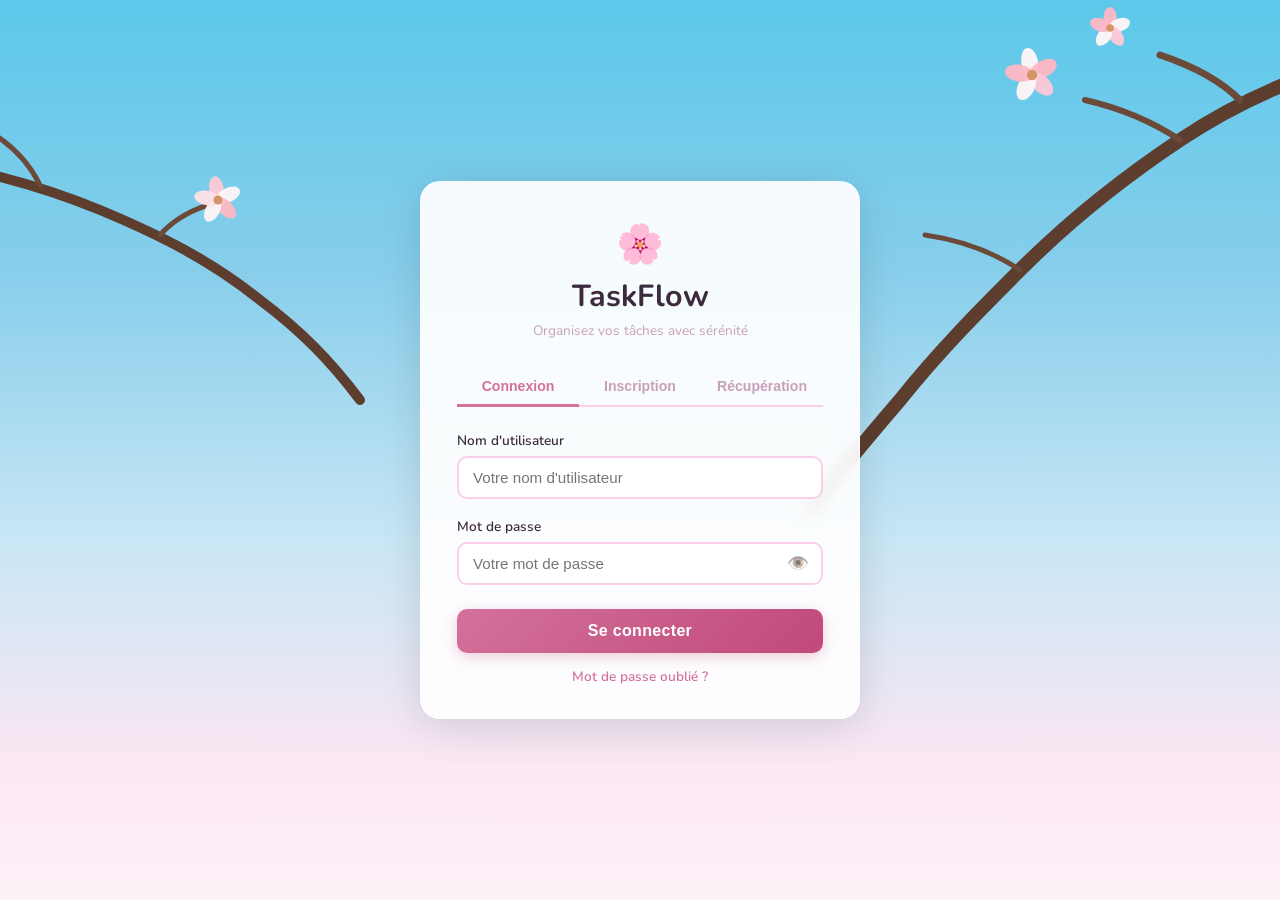
<file: taskflow/index.html>
<!DOCTYPE html>
<html lang="fr">
<head>
    <meta charset="UTF-8">
    <meta name="viewport" content="width=device-width, initial-scale=1.0">
    <title>TaskFlow - Ma To-Do Liste 🌸</title>
    <link rel="stylesheet" href="css/style.css">
    <link rel="stylesheet" href="css/auth.css">
</head>
<body>

    <!-- ===== SCÈNE SAKURA : Branches de cerisier en arrière-plan ===== -->
    <div class="sakura-scene">
        <svg xmlns="http://www.w3.org/2000/svg" viewBox="0 0 1440 900" preserveAspectRatio="xMidYMin slice">

            <!-- ===== BRANCHE DROITE (principale) ===== -->
            <g class="branch-group-right">
                <!-- Tronc principal -->
                <path class="branch-main" stroke-width="14"
                    d="M1440,60 C1380,75 1320,100 1260,140 C1200,180 1150,220 1100,270 C1060,310 1020,350 980,400 C950,435 920,470 890,510"/>

                <!-- Branches secondaires -->
                <path class="branch-sub" stroke-width="7"
                    d="M1320,100 C1300,80 1270,65 1240,55"/>
                <path class="branch-sub" stroke-width="6"
                    d="M1260,140 C1230,120 1200,108 1165,100"/>
                <path class="branch-sub" stroke-width="5"
                    d="M1200,180 C1220,165 1245,155 1270,152"/>
                <path class="branch-sub" stroke-width="6"
                    d="M1100,270 C1070,250 1040,240 1005,235"/>
                <path class="branch-sub" stroke-width="5"
                    d="M1100,270 C1125,255 1150,248 1180,250"/>
                <path class="branch-sub" stroke-width="5"
                    d="M980,400 C950,380 920,370 885,365"/>
                <path class="branch-sub" stroke-width="4"
                    d="M980,400 C1005,388 1030,382 1060,385"/>

                <!-- Brindilles -->
                <path class="branch-twig" stroke-width="3"
                    d="M1240,55 C1225,42 1208,35 1190,30"/>
                <path class="branch-twig" stroke-width="2.5"
                    d="M1240,55 C1235,40 1238,25 1242,10"/>
                <path class="branch-twig" stroke-width="2.5"
                    d="M1165,100 C1150,88 1132,82 1112,78"/>
                <path class="branch-twig" stroke-width="2"
                    d="M1165,100 C1158,85 1155,68 1158,52"/>
                <path class="branch-twig" stroke-width="2.5"
                    d="M1005,235 C988,222 968,216 948,214"/>
                <path class="branch-twig" stroke-width="2"
                    d="M1005,235 C998,218 996,200 1000,182"/>
                <path class="branch-twig" stroke-width="2"
                    d="M885,365 C870,352 852,346 832,344"/>
                <path class="branch-twig" stroke-width="2"
                    d="M1060,385 C1078,376 1095,372 1115,374"/>

                <!-- ===== FLEURS sur branche droite ===== -->

                <!-- Fleur 1 — bout de branche haute -->
                <g class="flower-group" transform="translate(1190,28) scale(1.1)">
                    <ellipse class="flower-petal" rx="6" ry="10" transform="rotate(0) translate(0,-9)" fill="var(--flower-pink-1)"/>
                    <ellipse class="flower-petal" rx="6" ry="10" transform="rotate(72) translate(0,-9)" fill="var(--flower-white)"/>
                    <ellipse class="flower-petal" rx="6" ry="10" transform="rotate(144) translate(0,-9)" fill="var(--flower-pink-2)"/>
                    <ellipse class="flower-petal" rx="6" ry="10" transform="rotate(216) translate(0,-9)" fill="var(--flower-white)"/>
                    <ellipse class="flower-petal" rx="6" ry="10" transform="rotate(288) translate(0,-9)" fill="var(--flower-pink-1)"/>
                    <circle class="flower-center" r="3.5"/>
                    <circle class="flower-center-dot" r="1" cx="-1" cy="-1"/>
                    <circle class="flower-center-dot" r="1" cx="1.5" cy="0.5"/>
                </g>

                <!-- Fleur 2 -->
                <g class="flower-group" transform="translate(1242,8) scale(0.85)">
                    <ellipse class="flower-petal" rx="5.5" ry="9" transform="rotate(15) translate(0,-8)" fill="var(--flower-pink-2)"/>
                    <ellipse class="flower-petal" rx="5.5" ry="9" transform="rotate(87) translate(0,-8)" fill="var(--flower-white)"/>
                    <ellipse class="flower-petal" rx="5.5" ry="9" transform="rotate(159) translate(0,-8)" fill="var(--flower-pink-1)"/>
                    <ellipse class="flower-petal" rx="5.5" ry="9" transform="rotate(231) translate(0,-8)" fill="var(--flower-pink-3)"/>
                    <ellipse class="flower-petal" rx="5.5" ry="9" transform="rotate(303) translate(0,-8)" fill="var(--flower-white)"/>
                    <circle class="flower-center" r="3"/>
                    <circle class="flower-center-dot" r="0.8" cx="0" cy="-1"/>
                </g>

                <!-- Fleur 3 — grande -->
                <g class="flower-group" transform="translate(1112,75) scale(1.3)">
                    <ellipse class="flower-petal" rx="6.5" ry="11" transform="rotate(-10) translate(0,-10)" fill="var(--flower-white)"/>
                    <ellipse class="flower-petal" rx="6.5" ry="11" transform="rotate(62) translate(0,-10)" fill="var(--flower-pink-1)"/>
                    <ellipse class="flower-petal" rx="6.5" ry="11" transform="rotate(134) translate(0,-10)" fill="var(--flower-pink-2)"/>
                    <ellipse class="flower-petal" rx="6.5" ry="11" transform="rotate(206) translate(0,-10)" fill="var(--flower-white)"/>
                    <ellipse class="flower-petal" rx="6.5" ry="11" transform="rotate(278) translate(0,-10)" fill="var(--flower-pink-1)"/>
                    <circle class="flower-center" r="4"/>
                    <circle class="flower-center-dot" r="1" cx="-1.5" cy="-0.5"/>
                    <circle class="flower-center-dot" r="1" cx="1" cy="-1.5"/>
                    <circle class="flower-center-dot" r="0.8" cx="0.5" cy="1"/>
                </g>

                <!-- Fleur 4 -->
                <g class="flower-group" transform="translate(1158,48) scale(0.9)">
                    <ellipse class="flower-petal" rx="5" ry="9" transform="rotate(5) translate(0,-8)" fill="var(--flower-pink-1)"/>
                    <ellipse class="flower-petal" rx="5" ry="9" transform="rotate(77) translate(0,-8)" fill="var(--flower-pink-3)"/>
                    <ellipse class="flower-petal" rx="5" ry="9" transform="rotate(149) translate(0,-8)" fill="var(--flower-white)"/>
                    <ellipse class="flower-petal" rx="5" ry="9" transform="rotate(221) translate(0,-8)" fill="var(--flower-pink-2)"/>
                    <ellipse class="flower-petal" rx="5" ry="9" transform="rotate(293) translate(0,-8)" fill="var(--flower-pink-1)"/>
                    <circle class="flower-center" r="3"/>
                </g>

                <!-- Fleur 5 -->
                <g class="flower-group" transform="translate(1270,150) scale(1.0)">
                    <ellipse class="flower-petal" rx="6" ry="10" transform="rotate(20) translate(0,-9)" fill="var(--flower-pink-2)"/>
                    <ellipse class="flower-petal" rx="6" ry="10" transform="rotate(92) translate(0,-9)" fill="var(--flower-white)"/>
                    <ellipse class="flower-petal" rx="6" ry="10" transform="rotate(164) translate(0,-9)" fill="var(--flower-pink-1)"/>
                    <ellipse class="flower-petal" rx="6" ry="10" transform="rotate(236) translate(0,-9)" fill="var(--flower-pink-3)"/>
                    <ellipse class="flower-petal" rx="6" ry="10" transform="rotate(308) translate(0,-9)" fill="var(--flower-white)"/>
                    <circle class="flower-center" r="3.5"/>
                    <circle class="flower-center-dot" r="1" cx="-1" cy="0"/>
                    <circle class="flower-center-dot" r="0.8" cx="1" cy="-1"/>
                </g>

                <!-- Fleur 6 -->
                <g class="flower-group" transform="translate(1180,248) scale(1.1)">
                    <ellipse class="flower-petal" rx="6" ry="10" transform="rotate(-5) translate(0,-9)" fill="var(--flower-white)"/>
                    <ellipse class="flower-petal" rx="6" ry="10" transform="rotate(67) translate(0,-9)" fill="var(--flower-pink-1)"/>
                    <ellipse class="flower-petal" rx="6" ry="10" transform="rotate(139) translate(0,-9)" fill="var(--flower-pink-2)"/>
                    <ellipse class="flower-petal" rx="6" ry="10" transform="rotate(211) translate(0,-9)" fill="var(--flower-white)"/>
                    <ellipse class="flower-petal" rx="6" ry="10" transform="rotate(283) translate(0,-9)" fill="var(--flower-pink-1)"/>
                    <circle class="flower-center" r="3.5"/>
                </g>

                <!-- Fleur 7 -->
                <g class="flower-group" transform="translate(948,212) scale(1.2)">
                    <ellipse class="flower-petal" rx="6" ry="10.5" transform="rotate(10) translate(0,-9.5)" fill="var(--flower-pink-1)"/>
                    <ellipse class="flower-petal" rx="6" ry="10.5" transform="rotate(82) translate(0,-9.5)" fill="var(--flower-white)"/>
                    <ellipse class="flower-petal" rx="6" ry="10.5" transform="rotate(154) translate(0,-9.5)" fill="var(--flower-pink-3)"/>
                    <ellipse class="flower-petal" rx="6" ry="10.5" transform="rotate(226) translate(0,-9.5)" fill="var(--flower-pink-2)"/>
                    <ellipse class="flower-petal" rx="6" ry="10.5" transform="rotate(298) translate(0,-9.5)" fill="var(--flower-white)"/>
                    <circle class="flower-center" r="3.8"/>
                    <circle class="flower-center-dot" r="1" cx="-1" cy="-1"/>
                    <circle class="flower-center-dot" r="1" cx="1.2" cy="0.5"/>
                </g>

                <!-- Fleur 8 -->
                <g class="flower-group" transform="translate(1000,180) scale(0.8)">
                    <ellipse class="flower-petal" rx="5" ry="8.5" transform="rotate(-15) translate(0,-7.5)" fill="var(--flower-pink-2)"/>
                    <ellipse class="flower-petal" rx="5" ry="8.5" transform="rotate(57) translate(0,-7.5)" fill="var(--flower-white)"/>
                    <ellipse class="flower-petal" rx="5" ry="8.5" transform="rotate(129) translate(0,-7.5)" fill="var(--flower-pink-1)"/>
                    <ellipse class="flower-petal" rx="5" ry="8.5" transform="rotate(201) translate(0,-7.5)" fill="var(--flower-pink-3)"/>
                    <ellipse class="flower-petal" rx="5" ry="8.5" transform="rotate(273) translate(0,-7.5)" fill="var(--flower-white)"/>
                    <circle class="flower-center" r="2.8"/>
                </g>

                <!-- Fleur 9 — bas -->
                <g class="flower-group" transform="translate(832,342) scale(1.0)">
                    <ellipse class="flower-petal" rx="5.5" ry="9.5" transform="rotate(0) translate(0,-8.5)" fill="var(--flower-pink-1)"/>
                    <ellipse class="flower-petal" rx="5.5" ry="9.5" transform="rotate(72) translate(0,-8.5)" fill="var(--flower-white)"/>
                    <ellipse class="flower-petal" rx="5.5" ry="9.5" transform="rotate(144) translate(0,-8.5)" fill="var(--flower-pink-2)"/>
                    <ellipse class="flower-petal" rx="5.5" ry="9.5" transform="rotate(216) translate(0,-8.5)" fill="var(--flower-white)"/>
                    <ellipse class="flower-petal" rx="5.5" ry="9.5" transform="rotate(288) translate(0,-8.5)" fill="var(--flower-pink-1)"/>
                    <circle class="flower-center" r="3.2"/>
                </g>

                <!-- Fleur 10 -->
                <g class="flower-group" transform="translate(1060,383) scale(0.9)">
                    <ellipse class="flower-petal" rx="5" ry="9" transform="rotate(25) translate(0,-8)" fill="var(--flower-white)"/>
                    <ellipse class="flower-petal" rx="5" ry="9" transform="rotate(97) translate(0,-8)" fill="var(--flower-pink-1)"/>
                    <ellipse class="flower-petal" rx="5" ry="9" transform="rotate(169) translate(0,-8)" fill="var(--flower-pink-2)"/>
                    <ellipse class="flower-petal" rx="5" ry="9" transform="rotate(241) translate(0,-8)" fill="var(--flower-white)"/>
                    <ellipse class="flower-petal" rx="5" ry="9" transform="rotate(313) translate(0,-8)" fill="var(--flower-pink-3)"/>
                    <circle class="flower-center" r="3"/>
                </g>

                <!-- Fleur 11 -->
                <g class="flower-group" transform="translate(1115,372) scale(0.75)">
                    <ellipse class="flower-petal" rx="5" ry="8" transform="rotate(0) translate(0,-7)" fill="var(--flower-pink-2)"/>
                    <ellipse class="flower-petal" rx="5" ry="8" transform="rotate(72) translate(0,-7)" fill="var(--flower-pink-1)"/>
                    <ellipse class="flower-petal" rx="5" ry="8" transform="rotate(144) translate(0,-7)" fill="var(--flower-white)"/>
                    <ellipse class="flower-petal" rx="5" ry="8" transform="rotate(216) translate(0,-7)" fill="var(--flower-pink-2)"/>
                    <ellipse class="flower-petal" rx="5" ry="8" transform="rotate(288) translate(0,-7)" fill="var(--flower-white)"/>
                    <circle class="flower-center" r="2.5"/>
                </g>

                <!-- Boutons de fleur (bourgeons) -->
                <ellipse class="bud" cx="1225" cy="42" rx="4" ry="6" transform="rotate(-20, 1225, 42)"/>
                <ellipse class="bud" cx="1280" cy="118" rx="3.5" ry="5.5" transform="rotate(10, 1280, 118)"/>
                <ellipse class="bud" cx="1040" cy="245" rx="3" ry="5" transform="rotate(-30, 1040, 245)"/>
                <ellipse class="bud" cx="920" cy="385" rx="3.5" ry="5" transform="rotate(15, 920, 385)"/>
                <ellipse class="bud" cx="870" cy="355" rx="3" ry="4.5" transform="rotate(-10, 870, 355)"/>
            </g>

            <!-- ===== BRANCHE GAUCHE (plus petite) ===== -->
            <g class="branch-group-left">
                <!-- Tronc -->
                <path class="branch-main" stroke-width="10"
                    d="M0,160 C60,170 120,185 180,210 C240,235 290,260 340,300 C380,330 410,360 440,400"/>

                <!-- Branches secondaires -->
                <path class="branch-sub" stroke-width="5"
                    d="M120,185 C110,165 95,148 75,135"/>
                <path class="branch-sub" stroke-width="5"
                    d="M240,235 C255,218 275,208 298,202"/>
                <path class="branch-sub" stroke-width="4"
                    d="M340,300 C325,280 305,268 282,260"/>
                <path class="branch-sub" stroke-width="4"
                    d="M340,300 C360,285 382,278 408,280"/>

                <!-- Brindilles -->
                <path class="branch-twig" stroke-width="2.5"
                    d="M75,135 C62,120 48,112 30,108"/>
                <path class="branch-twig" stroke-width="2"
                    d="M75,135 C72,118 74,100 80,85"/>
                <path class="branch-twig" stroke-width="2"
                    d="M298,202 C312,192 328,188 348,188"/>
                <path class="branch-twig" stroke-width="2"
                    d="M282,260 C268,248 252,242 235,240"/>

                <!-- Fleurs sur branche gauche -->

                <!-- Fleur G1 -->
                <g class="flower-group" transform="translate(30,106) scale(1.0)">
                    <ellipse class="flower-petal" rx="5.5" ry="9.5" transform="rotate(0) translate(0,-8.5)" fill="var(--flower-white)"/>
                    <ellipse class="flower-petal" rx="5.5" ry="9.5" transform="rotate(72) translate(0,-8.5)" fill="var(--flower-pink-1)"/>
                    <ellipse class="flower-petal" rx="5.5" ry="9.5" transform="rotate(144) translate(0,-8.5)" fill="var(--flower-pink-2)"/>
                    <ellipse class="flower-petal" rx="5.5" ry="9.5" transform="rotate(216) translate(0,-8.5)" fill="var(--flower-white)"/>
                    <ellipse class="flower-petal" rx="5.5" ry="9.5" transform="rotate(288) translate(0,-8.5)" fill="var(--flower-pink-1)"/>
                    <circle class="flower-center" r="3.2"/>
                    <circle class="flower-center-dot" r="0.9" cx="-1" cy="-0.5"/>
                    <circle class="flower-center-dot" r="0.9" cx="1" cy="0.5"/>
                </g>

                <!-- Fleur G2 -->
                <g class="flower-group" transform="translate(80,82) scale(0.85)">
                    <ellipse class="flower-petal" rx="5" ry="8.5" transform="rotate(10) translate(0,-7.5)" fill="var(--flower-pink-1)"/>
                    <ellipse class="flower-petal" rx="5" ry="8.5" transform="rotate(82) translate(0,-7.5)" fill="var(--flower-white)"/>
                    <ellipse class="flower-petal" rx="5" ry="8.5" transform="rotate(154) translate(0,-7.5)" fill="var(--flower-pink-3)"/>
                    <ellipse class="flower-petal" rx="5" ry="8.5" transform="rotate(226) translate(0,-7.5)" fill="var(--flower-pink-2)"/>
                    <ellipse class="flower-petal" rx="5" ry="8.5" transform="rotate(298) translate(0,-7.5)" fill="var(--flower-white)"/>
                    <circle class="flower-center" r="2.8"/>
                </g>

                <!-- Fleur G3 — grande -->
                <g class="flower-group" transform="translate(298,200) scale(1.2)">
                    <ellipse class="flower-petal" rx="6" ry="10.5" transform="rotate(-8) translate(0,-9.5)" fill="var(--flower-pink-2)"/>
                    <ellipse class="flower-petal" rx="6" ry="10.5" transform="rotate(64) translate(0,-9.5)" fill="var(--flower-white)"/>
                    <ellipse class="flower-petal" rx="6" ry="10.5" transform="rotate(136) translate(0,-9.5)" fill="var(--flower-pink-1)"/>
                    <ellipse class="flower-petal" rx="6" ry="10.5" transform="rotate(208) translate(0,-9.5)" fill="var(--flower-white)"/>
                    <ellipse class="flower-petal" rx="6" ry="10.5" transform="rotate(280) translate(0,-9.5)" fill="var(--flower-pink-3)"/>
                    <circle class="flower-center" r="3.8"/>
                    <circle class="flower-center-dot" r="1" cx="-1.5" cy="0"/>
                    <circle class="flower-center-dot" r="1" cx="0.5" cy="-1.5"/>
                    <circle class="flower-center-dot" r="0.8" cx="1" cy="1"/>
                </g>

                <!-- Fleur G4 -->
                <g class="flower-group" transform="translate(348,186) scale(0.75)">
                    <ellipse class="flower-petal" rx="5" ry="8" transform="rotate(0) translate(0,-7)" fill="var(--flower-pink-1)"/>
                    <ellipse class="flower-petal" rx="5" ry="8" transform="rotate(72) translate(0,-7)" fill="var(--flower-pink-2)"/>
                    <ellipse class="flower-petal" rx="5" ry="8" transform="rotate(144) translate(0,-7)" fill="var(--flower-white)"/>
                    <ellipse class="flower-petal" rx="5" ry="8" transform="rotate(216) translate(0,-7)" fill="var(--flower-pink-1)"/>
                    <ellipse class="flower-petal" rx="5" ry="8" transform="rotate(288) translate(0,-7)" fill="var(--flower-white)"/>
                    <circle class="flower-center" r="2.5"/>
                </g>

                <!-- Fleur G5 -->
                <g class="flower-group" transform="translate(235,238) scale(1.0)">
                    <ellipse class="flower-petal" rx="5.5" ry="9" transform="rotate(15) translate(0,-8)" fill="var(--flower-white)"/>
                    <ellipse class="flower-petal" rx="5.5" ry="9" transform="rotate(87) translate(0,-8)" fill="var(--flower-pink-1)"/>
                    <ellipse class="flower-petal" rx="5.5" ry="9" transform="rotate(159) translate(0,-8)" fill="var(--flower-pink-2)"/>
                    <ellipse class="flower-petal" rx="5.5" ry="9" transform="rotate(231) translate(0,-8)" fill="var(--flower-white)"/>
                    <ellipse class="flower-petal" rx="5.5" ry="9" transform="rotate(303) translate(0,-8)" fill="var(--flower-pink-1)"/>
                    <circle class="flower-center" r="3"/>
                </g>

                <!-- Fleur G6 -->
                <g class="flower-group" transform="translate(408,278) scale(0.9)">
                    <ellipse class="flower-petal" rx="5" ry="9" transform="rotate(-5) translate(0,-8)" fill="var(--flower-pink-2)"/>
                    <ellipse class="flower-petal" rx="5" ry="9" transform="rotate(67) translate(0,-8)" fill="var(--flower-white)"/>
                    <ellipse class="flower-petal" rx="5" ry="9" transform="rotate(139) translate(0,-8)" fill="var(--flower-pink-1)"/>
                    <ellipse class="flower-petal" rx="5" ry="9" transform="rotate(211) translate(0,-8)" fill="var(--flower-pink-3)"/>
                    <ellipse class="flower-petal" rx="5" ry="9" transform="rotate(283) translate(0,-8)" fill="var(--flower-white)"/>
                    <circle class="flower-center" r="3"/>
                </g>

                <!-- Bourgeons branche gauche -->
                <ellipse class="bud" cx="60" cy="125" rx="3" ry="5" transform="rotate(20, 60, 125)"/>
                <ellipse class="bud" cx="150" cy="195" rx="3.5" ry="5" transform="rotate(-15, 150, 195)"/>
                <ellipse class="bud" cx="310" cy="268" rx="3" ry="4.5" transform="rotate(10, 310, 268)"/>
                <ellipse class="bud" cx="380" cy="295" rx="3" ry="5" transform="rotate(-5, 380, 295)"/>
            </g>

        </svg>
    </div>

    <!-- ===== PÉTALES QUI TOMBENT ===== -->
    <div class="falling-petals">
        <!-- Pétales individuels — 25 pétales avec 3 variantes d'animation et 4 tailles -->
        <div class="petal fall-1 size-md"><div class="petal-shape"></div></div>
        <div class="petal fall-2 size-lg"><div class="petal-shape"></div></div>
        <div class="petal fall-3 size-sm"><div class="petal-shape"></div></div>
        <div class="petal fall-1 size-xl"><div class="petal-shape"></div></div>
        <div class="petal fall-2 size-md"><div class="petal-shape"></div></div>
        <div class="petal fall-3 size-lg"><div class="petal-shape"></div></div>
        <div class="petal fall-1 size-sm"><div class="petal-shape"></div></div>
        <div class="petal fall-2 size-md"><div class="petal-shape"></div></div>
        <div class="petal fall-3 size-xl"><div class="petal-shape"></div></div>
        <div class="petal fall-1 size-lg"><div class="petal-shape"></div></div>
        <div class="petal fall-2 size-sm"><div class="petal-shape"></div></div>
        <div class="petal fall-3 size-md"><div class="petal-shape"></div></div>
        <div class="petal fall-1 size-md"><div class="petal-shape"></div></div>
        <div class="petal fall-2 size-lg"><div class="petal-shape"></div></div>
        <div class="petal fall-3 size-sm"><div class="petal-shape"></div></div>
        <div class="petal fall-1 size-xl"><div class="petal-shape"></div></div>
        <div class="petal fall-2 size-md"><div class="petal-shape"></div></div>
        <div class="petal fall-3 size-lg"><div class="petal-shape"></div></div>
        <div class="petal fall-1 size-sm"><div class="petal-shape"></div></div>
        <div class="petal fall-2 size-xl"><div class="petal-shape"></div></div>
        <div class="petal fall-3 size-md"><div class="petal-shape"></div></div>
        <div class="petal fall-1 size-lg"><div class="petal-shape"></div></div>
        <div class="petal fall-2 size-sm"><div class="petal-shape"></div></div>
        <div class="petal fall-3 size-md"><div class="petal-shape"></div></div>
        <div class="petal fall-1 size-lg"><div class="petal-shape"></div></div>

        <!-- Fleurs complètes qui tombent (3 fleurs) -->
        <div class="petal-flower fall-flower">
            <div class="mini-petal"></div>
            <div class="mini-petal"></div>
            <div class="mini-petal"></div>
            <div class="mini-petal"></div>
            <div class="mini-petal"></div>
            <div class="flower-dot"></div>
        </div>
        <div class="petal-flower fall-flower">
            <div class="mini-petal"></div>
            <div class="mini-petal"></div>
            <div class="mini-petal"></div>
            <div class="mini-petal"></div>
            <div class="mini-petal"></div>
            <div class="flower-dot"></div>
        </div>
        <div class="petal-flower fall-flower">
            <div class="mini-petal"></div>
            <div class="mini-petal"></div>
            <div class="mini-petal"></div>
            <div class="mini-petal"></div>
            <div class="mini-petal"></div>
            <div class="flower-dot"></div>
        </div>
    </div>

    <!-- ===== APPLICATION ===== -->
    <div class="container">
        <!-- En-tête de l'application -->
        <header>
            <!-- Barre avec toggle thème (US13) -->
            <div class="header-bar">
                <div></div>
                <div class="theme-toggle" id="theme-toggle" title="Changer le thème">
                    <span class="toggle-icon" id="theme-icon">☀️</span>
                    <div class="toggle-track">
                        <div class="toggle-knob"></div>
                    </div>
                    <span class="toggle-icon" id="theme-icon-moon">🌙</span>
                </div>
            </div>
            <h1>🌸 TaskFlow</h1>
            <p class="subtitle">Organisez vos tâches avec sérénité</p>
        </header>

        <!-- Formulaire pour ajouter une tâche (US01 + US06 + US07 + US08) -->
        <form id="task-form">
            <div class="form-row">
                <input 
                    type="text" 
                    id="task-input" 
                    placeholder="Ajouter une nouvelle tâche..." 
                    required
                >
                <button type="submit" id="add-btn">Ajouter</button>
            </div>
            <div class="form-row form-options">
                <input 
                    type="date" 
                    id="task-deadline" 
                    title="Date limite (optionnel)"
                >
                <!-- US07 : Priorité -->
                <select id="task-priority" title="Priorité">
                    <option value="">— Priorité —</option>
                    <option value="haute">🔴 Haute</option>
                    <option value="moyenne">🟠 Moyenne</option>
                    <option value="basse">🟢 Basse</option>
                </select>
                <!-- US08 : Catégorie (peuplé dynamiquement par JS) -->
                <div class="category-select-wrapper">
                    <select id="task-category" title="Catégorie">
                        <option value="">— Catégorie —</option>
                    </select>
                    <button type="button" class="btn-manage-categories" id="btn-manage-categories" title="Gérer les catégories">⚙️</button>
                </div>
            </div>
        </form>

        <!-- Barre de recherche et filtres (US09, US10, US11, US12) -->
        <div class="toolbar" id="toolbar" style="display: none;">
            <!-- US10 : Recherche -->
            <div class="toolbar-row">
                <div class="search-box">
                    <span class="search-icon">🔍</span>
                    <input 
                        type="text" 
                        id="search-input" 
                        placeholder="Rechercher une tâche..."
                    >
                </div>
            </div>
            <div class="toolbar-row toolbar-filters">
                <!-- US11 / US12 : Filtrage par statut -->
                <select id="filter-status" title="Filtrer par statut">
                    <option value="toutes">📋 Toutes</option>
                    <option value="en-cours">⏳ Non terminées</option>
                    <option value="terminees">✅ Terminées</option>
                </select>
                <!-- Filtre par priorité -->
                <select id="filter-priority" title="Filtrer par priorité">
                    <option value="">Toutes priorités</option>
                    <option value="haute">🔴 Haute</option>
                    <option value="moyenne">🟠 Moyenne</option>
                    <option value="basse">🟢 Basse</option>
                </select>
                <!-- Filtre par catégorie (peuplé dynamiquement par JS) -->
                <select id="filter-category" title="Filtrer par catégorie">
                    <option value="">Toutes catégories</option>
                </select>
                <!-- US09 : Tri par date -->
                <select id="sort-order" title="Trier">
                    <option value="creation">🕐 Par création</option>
                    <option value="date-asc">📅 Échéance ↑</option>
                    <option value="date-desc">📅 Échéance ↓</option>
                    <option value="priority">⚡ Par priorité</option>
                </select>
            </div>
        </div>

        <!-- Section de progression (US15) -->
        <div class="progress-section" id="progress-section" style="display: none;">
            <div class="progress-header">
                <h3>📊 Progression</h3>
                <div class="progress-stats">
                    <span>Terminées : <span class="stat-value" id="completed-count">0</span></span>
                    <span>Restantes : <span class="stat-value" id="remaining-count">0</span></span>
                </div>
            </div>
            <div class="progress-bar">
                <div class="progress-fill" id="progress-fill" style="width: 0%;"></div>
            </div>
            <div class="progress-percentage" id="progress-percentage">0 %</div>
        </div>

        <!-- Rappels de deadline (US14) -->
        <div class="reminders-section" id="reminders-section"></div>

        <!-- Compteur de tâches (US05) -->
        <p id="task-counter"></p>

        <!-- Liste des tâches -->
        <ul id="task-list">
        </ul>

        <!-- Message quand la liste est vide (US05) -->
        <p id="empty-message">Aucune tâche pour le moment. Ajoutez-en une !</p>

        <!-- Footer avec indicateur de sauvegarde -->
        <div class="footer">
            <div class="save-indicator">
                <span class="dot"></span>
                Sauvegarde automatique activée (localStorage)
            </div>
        </div>
    </div>

    <!-- Modale de gestion des catégories -->
    <div class="modal-overlay" id="category-modal" style="display: none;">
        <div class="modal">
            <div class="modal-header">
                <h2>🏷️ Gérer les catégories</h2>
                <button class="modal-close" id="modal-close">&times;</button>
            </div>
            <div class="modal-body">
                <!-- Formulaire d'ajout -->
                <div class="category-add-form">
                    <input 
                        type="text" 
                        id="new-category-name" 
                        placeholder="Nom de la catégorie"
                        maxlength="30"
                    >
                    <input 
                        type="text" 
                        id="new-category-emoji" 
                        placeholder="Emoji (ex: 🎯)"
                        maxlength="2"
                        class="emoji-input"
                    >
                    <button type="button" id="btn-add-category" class="btn-add-category">+ Ajouter</button>
                </div>
                <!-- Liste des catégories existantes -->
                <ul class="category-list" id="category-list"></ul>
            </div>
        </div>
    </div>

    <!-- Toast notification -->
    <div class="toast" id="toast"></div>

    <script src="js/auth.js"></script>
    <script src="js/app.js"></script>
</body>
</html>
</file>
<file: taskflow/css/style.css>
/* ============================================================
   🌸 TASKFLOW — THÈME SAKURA (Cerisier du Japon)
   Fond avec branches de cerisier + pétales qui tombent
   US13 : Thème clair / sombre
   ============================================================ */

/* ===== GOOGLE FONTS ===== */
@import url('https://fonts.googleapis.com/css2?family=Nunito:wght@400;600;700;800&display=swap');

/* ===== VARIABLES — THÈME CLAIR (défaut) ===== */
:root {
    /* Couleurs Sakura */
    --sakura-100: #fdf2f8;
    --sakura-200: #fce7f3;
    --sakura-300: #fbcfe8;
    --sakura-400: #f9a8d4;
    --sakura-500: #ec4899;
    --sakura-600: #db2777;
    --sakura-700: #be185d;

    /* Ciel (bleu comme la photo) */
    --sky-top: #5cc8ea;
    --sky-mid: #87ceeb;
    --sky-bottom: #c8e6f5;

    /* Fond & surfaces */
    --bg-body: linear-gradient(180deg, var(--sky-top) 0%, var(--sky-mid) 30%, var(--sky-bottom) 60%, #fce7f3 85%, #fdf2f8 100%);
    --bg-container: rgba(255, 255, 255, 0.88);
    --bg-card: #ffffff;
    --bg-input: #ffffff;
    --bg-input-focus: #fff5f7;

    /* Texte */
    --text-primary: #4a2040;
    --text-secondary: #9d5c8a;
    --text-muted: #c9a0b8;
    --text-on-accent: #ffffff;

    /* Bordures & ombres */
    --border-color: #fbcfe8;
    --border-input: #f9a8d4;
    --shadow-sm: 0 2px 8px rgba(236, 72, 153, 0.08);
    --shadow-md: 0 4px 20px rgba(236, 72, 153, 0.12);
    --shadow-lg: 0 8px 40px rgba(236, 72, 153, 0.16);
    --shadow-glow: 0 0 20px rgba(236, 72, 153, 0.2);

    /* Boutons */
    --btn-primary-bg: linear-gradient(135deg, #f472b6, #ec4899, #db2777);
    --btn-primary-hover: linear-gradient(135deg, #ec4899, #db2777, #be185d);
    --btn-edit-bg: linear-gradient(135deg, #a78bfa, #8b5cf6);
    --btn-edit-hover: linear-gradient(135deg, #8b5cf6, #7c3aed);
    --btn-delete-bg: linear-gradient(135deg, #fb7185, #f43f5e);
    --btn-delete-hover: linear-gradient(135deg, #f43f5e, #e11d48);
    --btn-save-bg: linear-gradient(135deg, #34d399, #10b981);
    --btn-save-hover: linear-gradient(135deg, #10b981, #059669);
    --btn-cancel-bg: linear-gradient(135deg, #94a3b8, #64748b);

    /* Progression */
    --progress-bg: #fce7f3;
    --progress-fill: linear-gradient(90deg, #f9a8d4, #ec4899, #db2777);

    /* Checkbox */
    --checkbox-border: #f9a8d4;
    --checkbox-checked: #ec4899;

    /* Rappels */
    --reminder-bg: #fffbeb;
    --reminder-border: #f59e0b;
    --reminder-text: #92400e;
    --reminder-urgent-bg: #fef2f2;
    --reminder-urgent-border: #ef4444;
    --reminder-urgent-text: #991b1b;

    /* Toggle thème */
    --toggle-bg: #fce7f3;
    --toggle-knob: #ec4899;

    /* Animations */
    --transition-speed: 0.3s;

    /* Branches SVG */
    --branch-main: #5C3D2E;
    --branch-sub: #6B4A3A;
    --branch-twig: #7D5C4D;
    --flower-pink-1: #FFB7C5;
    --flower-pink-2: #FFC8D6;
    --flower-pink-3: #FFE0E8;
    --flower-white: #FFF5F7;
    --flower-center: #D4956A;
    --flower-center-dot: #C4784A;
    --flower-opacity: 0.95;
    --bud-color: #FF91A4;

    /* Pétales tombantes */
    --petal-1: rgba(255, 183, 197, 0.9);
    --petal-2: rgba(255, 200, 214, 0.85);
    --petal-3: rgba(255, 224, 232, 0.8);
    --petal-4: rgba(255, 245, 247, 0.85);
    --petal-gradient-1: radial-gradient(ellipse at 30% 30%, #fff 0%, #ffb7c5 60%, #ff91a4 100%);
    --petal-gradient-2: radial-gradient(ellipse at 40% 20%, #fff 0%, #ffc8d6 50%, #ffb7c5 100%);
    --petal-gradient-3: radial-gradient(ellipse at 30% 40%, #fff8f9 0%, #ffe0e8 60%, #ffc8d6 100%);
}

/* ===== VARIABLES — THÈME SOMBRE ===== */
[data-theme="dark"] {
    --sky-top: #0a0a1a;
    --sky-mid: #121230;
    --sky-bottom: #1a1035;

    --bg-body: linear-gradient(180deg, var(--sky-top) 0%, var(--sky-mid) 30%, var(--sky-bottom) 60%, #2d1326 85%, #1a0a14 100%);
    --bg-container: rgba(45, 19, 38, 0.92);
    --bg-card: #3b1a30;
    --bg-input: #2d1326;
    --bg-input-focus: #3b1a30;

    --text-primary: #fce7f3;
    --text-secondary: #f9a8d4;
    --text-muted: #9d5c8a;
    --text-on-accent: #ffffff;

    --border-color: #5c2d4a;
    --border-input: #7c3a60;
    --shadow-sm: 0 2px 8px rgba(0, 0, 0, 0.3);
    --shadow-md: 0 4px 20px rgba(0, 0, 0, 0.4);
    --shadow-lg: 0 8px 40px rgba(0, 0, 0, 0.5);
    --shadow-glow: 0 0 20px rgba(236, 72, 153, 0.3);

    --btn-primary-bg: linear-gradient(135deg, #db2777, #be185d, #9d174d);
    --btn-primary-hover: linear-gradient(135deg, #ec4899, #db2777, #be185d);
    --btn-edit-bg: linear-gradient(135deg, #7c3aed, #6d28d9);
    --btn-edit-hover: linear-gradient(135deg, #8b5cf6, #7c3aed);
    --btn-delete-bg: linear-gradient(135deg, #e11d48, #be123c);
    --btn-delete-hover: linear-gradient(135deg, #f43f5e, #e11d48);
    --btn-save-bg: linear-gradient(135deg, #059669, #047857);
    --btn-save-hover: linear-gradient(135deg, #10b981, #059669);
    --btn-cancel-bg: linear-gradient(135deg, #475569, #334155);

    --progress-bg: #3b1a30;
    --progress-fill: linear-gradient(90deg, #db2777, #ec4899, #f472b6);

    --checkbox-border: #7c3a60;
    --checkbox-checked: #ec4899;

    --reminder-bg: #451a03;
    --reminder-border: #d97706;
    --reminder-text: #fbbf24;
    --reminder-urgent-bg: #450a0a;
    --reminder-urgent-border: #dc2626;
    --reminder-urgent-text: #fca5a5;

    --toggle-bg: #5c2d4a;
    --toggle-knob: #f472b6;

    /* Branches en mode sombre — clair de lune */
    --branch-main: #8B7065;
    --branch-sub: #9A8075;
    --branch-twig: #A89088;
    --flower-pink-1: #c77d94;
    --flower-pink-2: #d48fa3;
    --flower-pink-3: #e0a5b5;
    --flower-white: #e8c0cc;
    --flower-center: #b8845e;
    --flower-center-dot: #a06e48;
    --flower-opacity: 0.7;
    --bud-color: #a8606e;

    /* Pétales tombantes — mode nuit */
    --petal-1: rgba(199, 125, 148, 0.7);
    --petal-2: rgba(212, 143, 163, 0.65);
    --petal-3: rgba(224, 165, 181, 0.6);
    --petal-4: rgba(232, 192, 204, 0.65);
    --petal-gradient-1: radial-gradient(ellipse at 30% 30%, #e8c0cc 0%, #c77d94 60%, #a8606e 100%);
    --petal-gradient-2: radial-gradient(ellipse at 40% 20%, #e0a5b5 0%, #d48fa3 50%, #c77d94 100%);
    --petal-gradient-3: radial-gradient(ellipse at 30% 40%, #e8c0cc 0%, #e0a5b5 60%, #d48fa3 100%);
}

/* ===== RESET & BASE ===== */
*,
*::before,
*::after {
    margin: 0;
    padding: 0;
    box-sizing: border-box;
}

html {
    font-size: 16px;
    scroll-behavior: smooth;
}

body {
    font-family: 'Nunito', 'Segoe UI', system-ui, sans-serif;
    background: var(--bg-body);
    color: var(--text-primary);
    min-height: 100vh;
    transition: background 0.6s ease, color var(--transition-speed) ease;
    overflow-x: hidden;
    position: relative;
}

/* ===== BRANCHES DE CERISIER (SVG fond) ===== */
.sakura-scene {
    position: fixed;
    top: 0;
    left: 0;
    width: 100%;
    height: 100%;
    pointer-events: none;
    z-index: 0;
    overflow: hidden;
}

.sakura-scene svg {
    width: 100%;
    height: 100%;
}

.sakura-scene .branch-main {
    stroke: var(--branch-main);
    fill: none;
    stroke-linecap: round;
    stroke-linejoin: round;
    transition: stroke 0.6s ease;
}

.sakura-scene .branch-sub {
    stroke: var(--branch-sub);
    fill: none;
    stroke-linecap: round;
    stroke-linejoin: round;
    transition: stroke 0.6s ease;
}

.sakura-scene .branch-twig {
    stroke: var(--branch-twig);
    fill: none;
    stroke-linecap: round;
    stroke-linejoin: round;
    transition: stroke 0.6s ease;
}

/* Fleurs SVG sur les branches */
.sakura-scene .flower-petal {
    transition: fill 0.6s ease, opacity 0.6s ease;
    opacity: var(--flower-opacity);
}

.sakura-scene .flower-center {
    fill: var(--flower-center);
    transition: fill 0.6s ease;
}

.sakura-scene .flower-center-dot {
    fill: var(--flower-center-dot);
    transition: fill 0.6s ease;
}

.sakura-scene .bud {
    fill: var(--bud-color);
    transition: fill 0.6s ease;
    opacity: var(--flower-opacity);
}

/* Animation subtile de balancement des branches */
.sakura-scene .branch-group-right {
    transform-origin: 100% 0%;
    animation: branchSway 8s ease-in-out infinite;
}

.sakura-scene .branch-group-left {
    transform-origin: 0% 0%;
    animation: branchSway 10s ease-in-out infinite reverse;
}

@keyframes branchSway {
    0%, 100% { transform: rotate(0deg); }
    50% { transform: rotate(0.5deg); }
}

/* Fleurs qui tremblent légèrement */
.sakura-scene .flower-group {
    animation: flowerTremble 3s ease-in-out infinite;
}

.sakura-scene .flower-group:nth-child(even) {
    animation-delay: -1.5s;
    animation-duration: 3.5s;
}

@keyframes flowerTremble {
    0%, 100% { transform: translate(0, 0) rotate(0deg); }
    25% { transform: translate(0.5px, -0.5px) rotate(0.5deg); }
    75% { transform: translate(-0.5px, 0.5px) rotate(-0.5deg); }
}

/* ===== PÉTALES DE CERISIER QUI TOMBENT ===== */
.falling-petals {
    position: fixed;
    top: 0;
    left: 0;
    width: 100%;
    height: 100%;
    pointer-events: none;
    z-index: 1;
    overflow: hidden;
    perspective: 1000px;
}

/* Forme de pétale réaliste */
.petal {
    position: absolute;
    top: -30px;
    opacity: 0;
    transform-style: preserve-3d;
}

/* Pétale individuel — forme ovale avec pointe */
.petal-shape {
    border-radius: 80% 0 55% 50% / 55% 0 80% 50%;
    box-shadow: inset 0 -2px 4px rgba(255, 145, 164, 0.3),
                0 1px 3px rgba(0, 0, 0, 0.05);
    position: relative;
}

/* Nervure centrale du pétale */
.petal-shape::after {
    content: '';
    position: absolute;
    top: 30%;
    left: 45%;
    width: 1px;
    height: 45%;
    background: rgba(255, 145, 164, 0.25);
    border-radius: 1px;
    transform: rotate(-5deg);
}

/* Variantes de taille et couleur */
.petal.size-sm .petal-shape { width: 10px; height: 13px; background: var(--petal-gradient-3); }
.petal.size-md .petal-shape { width: 14px; height: 18px; background: var(--petal-gradient-1); }
.petal.size-lg .petal-shape { width: 18px; height: 22px; background: var(--petal-gradient-2); }
.petal.size-xl .petal-shape { width: 22px; height: 26px; background: var(--petal-gradient-1); }

/* Fleur complète qui tombe (5 pétales) */
.petal-flower {
    position: absolute;
    top: -40px;
    opacity: 0;
    transform-style: preserve-3d;
}

.petal-flower .mini-petal {
    position: absolute;
    width: 10px;
    height: 13px;
    border-radius: 80% 0 55% 50% / 55% 0 80% 50%;
    transform-origin: 50% 100%;
}

.petal-flower .mini-petal:nth-child(1) { background: var(--petal-1); transform: rotate(0deg) translateY(-7px); }
.petal-flower .mini-petal:nth-child(2) { background: var(--petal-2); transform: rotate(72deg) translateY(-7px); }
.petal-flower .mini-petal:nth-child(3) { background: var(--petal-3); transform: rotate(144deg) translateY(-7px); }
.petal-flower .mini-petal:nth-child(4) { background: var(--petal-2); transform: rotate(216deg) translateY(-7px); }
.petal-flower .mini-petal:nth-child(5) { background: var(--petal-1); transform: rotate(288deg) translateY(-7px); }

.petal-flower .flower-dot {
    position: absolute;
    width: 5px;
    height: 5px;
    background: var(--flower-center);
    border-radius: 50%;
    top: 50%;
    left: 50%;
    transform: translate(-50%, -50%);
}

/* ===== ANIMATIONS DE CHUTE — 3 variantes ===== */

/* Variante 1 : chute douce avec balancement */
.petal.fall-1 { animation: petalFall1 linear infinite; }
@keyframes petalFall1 {
    0% {
        transform: translateY(-20px) translateX(0px) rotateX(0deg) rotateZ(0deg);
        opacity: 0;
    }
    8% { opacity: 1; }
    20% { transform: translateY(18vh) translateX(40px) rotateX(60deg) rotateZ(45deg); }
    40% { transform: translateY(38vh) translateX(-15px) rotateX(150deg) rotateZ(120deg); }
    60% { transform: translateY(58vh) translateX(50px) rotateX(240deg) rotateZ(200deg); }
    80% { transform: translateY(78vh) translateX(10px) rotateX(310deg) rotateZ(300deg); }
    92% { opacity: 0.8; }
    100% {
        transform: translateY(105vh) translateX(35px) rotateX(360deg) rotateZ(360deg);
        opacity: 0;
    }
}

/* Variante 2 : chute avec virevoltement */
.petal.fall-2 { animation: petalFall2 linear infinite; }
@keyframes petalFall2 {
    0% {
        transform: translateY(-20px) translateX(0px) rotateY(0deg) rotateZ(0deg);
        opacity: 0;
    }
    8% { opacity: 1; }
    15% { transform: translateY(12vh) translateX(-30px) rotateY(90deg) rotateZ(30deg); }
    30% { transform: translateY(28vh) translateX(25px) rotateY(180deg) rotateZ(90deg); }
    50% { transform: translateY(48vh) translateX(-40px) rotateY(300deg) rotateZ(180deg); }
    70% { transform: translateY(68vh) translateX(35px) rotateY(420deg) rotateZ(250deg); }
    92% { opacity: 0.7; }
    100% {
        transform: translateY(105vh) translateX(-15px) rotateY(540deg) rotateZ(340deg);
        opacity: 0;
    }
}

/* Variante 3 : chute lente et planante */
.petal.fall-3 { animation: petalFall3 linear infinite; }
@keyframes petalFall3 {
    0% {
        transform: translateY(-20px) translateX(0px) rotateX(0deg) rotateY(0deg) rotateZ(0deg);
        opacity: 0;
    }
    6% { opacity: 0.9; }
    25% { transform: translateY(22vh) translateX(60px) rotateX(45deg) rotateY(30deg) rotateZ(60deg); }
    50% { transform: translateY(48vh) translateX(20px) rotateX(120deg) rotateY(90deg) rotateZ(150deg); }
    75% { transform: translateY(72vh) translateX(70px) rotateX(200deg) rotateY(160deg) rotateZ(240deg); }
    94% { opacity: 0.6; }
    100% {
        transform: translateY(105vh) translateX(45px) rotateX(280deg) rotateY(200deg) rotateZ(320deg);
        opacity: 0;
    }
}

/* Fleur complète qui tombe */
.petal-flower.fall-flower { animation: flowerFall linear infinite; }
@keyframes flowerFall {
    0% {
        transform: translateY(-30px) translateX(0px) rotate(0deg);
        opacity: 0;
    }
    6% { opacity: 0.8; }
    25% { transform: translateY(22vh) translateX(30px) rotate(90deg); }
    50% { transform: translateY(48vh) translateX(-20px) rotate(200deg); }
    75% { transform: translateY(72vh) translateX(40px) rotate(310deg); }
    94% { opacity: 0.5; }
    100% {
        transform: translateY(105vh) translateX(15px) rotate(400deg);
        opacity: 0;
    }
}

/* === Positionnement et timing de chaque pétale === */
.petal:nth-child(1)  { left: 5%;  animation-duration: 14s; animation-delay: 0s; }
.petal:nth-child(2)  { left: 12%; animation-duration: 16s; animation-delay: 2s; }
.petal:nth-child(3)  { left: 18%; animation-duration: 12s; animation-delay: 4s; }
.petal:nth-child(4)  { left: 25%; animation-duration: 18s; animation-delay: 1s; }
.petal:nth-child(5)  { left: 32%; animation-duration: 15s; animation-delay: 5s; }
.petal:nth-child(6)  { left: 38%; animation-duration: 13s; animation-delay: 3s; }
.petal:nth-child(7)  { left: 44%; animation-duration: 17s; animation-delay: 7s; }
.petal:nth-child(8)  { left: 50%; animation-duration: 14s; animation-delay: 0.5s; }
.petal:nth-child(9)  { left: 56%; animation-duration: 16s; animation-delay: 6s; }
.petal:nth-child(10) { left: 62%; animation-duration: 12s; animation-delay: 2.5s; }
.petal:nth-child(11) { left: 68%; animation-duration: 19s; animation-delay: 4.5s; }
.petal:nth-child(12) { left: 74%; animation-duration: 13s; animation-delay: 1.5s; }
.petal:nth-child(13) { left: 80%; animation-duration: 15s; animation-delay: 8s; }
.petal:nth-child(14) { left: 85%; animation-duration: 17s; animation-delay: 3.5s; }
.petal:nth-child(15) { left: 90%; animation-duration: 14s; animation-delay: 5.5s; }
.petal:nth-child(16) { left: 8%;  animation-duration: 20s; animation-delay: 9s; }
.petal:nth-child(17) { left: 22%; animation-duration: 13s; animation-delay: 6.5s; }
.petal:nth-child(18) { left: 42%; animation-duration: 16s; animation-delay: 10s; }
.petal:nth-child(19) { left: 58%; animation-duration: 14s; animation-delay: 7.5s; }
.petal:nth-child(20) { left: 78%; animation-duration: 18s; animation-delay: 11s; }
.petal:nth-child(21) { left: 3%;  animation-duration: 15s; animation-delay: 3s; }
.petal:nth-child(22) { left: 95%; animation-duration: 13s; animation-delay: 8.5s; }
.petal:nth-child(23) { left: 48%; animation-duration: 19s; animation-delay: 12s; }
.petal:nth-child(24) { left: 35%; animation-duration: 14s; animation-delay: 0.8s; }
.petal:nth-child(25) { left: 70%; animation-duration: 16s; animation-delay: 4s; }

/* Fleurs qui tombent */
.petal-flower:nth-of-type(1) { left: 15%; animation-duration: 22s; animation-delay: 5s; }
.petal-flower:nth-of-type(2) { left: 55%; animation-duration: 25s; animation-delay: 12s; }
.petal-flower:nth-of-type(3) { left: 82%; animation-duration: 20s; animation-delay: 18s; }

/* ===== CONTAINER PRINCIPAL ===== */
.container {
    position: relative;
    z-index: 2;
    max-width: 680px;
    margin: 0 auto;
    padding: 40px 24px 60px;
}

/* ===== EN-TÊTE ===== */
header {
    text-align: center;
    margin-bottom: 32px;
    position: relative;
}

header h1 {
    font-size: 2.2rem;
    font-weight: 800;
    background: linear-gradient(135deg, var(--sakura-500), var(--sakura-700));
    -webkit-background-clip: text;
    -webkit-text-fill-color: transparent;
    background-clip: text;
    letter-spacing: -0.5px;
    margin-bottom: 4px;
    text-shadow: none;
}

header p.subtitle {
    color: var(--text-secondary);
    font-size: 0.95rem;
    font-weight: 600;
}

/* ===== BARRE D'EN-TÊTE (thème toggle + titre) ===== */
.header-bar {
    display: flex;
    align-items: center;
    justify-content: space-between;
    margin-bottom: 8px;
}

/* ===== TOGGLE THÈME (US13) ===== */
.theme-toggle {
    display: flex;
    align-items: center;
    gap: 10px;
    cursor: pointer;
    user-select: none;
    font-size: 0.9rem;
    color: var(--text-secondary);
    font-weight: 600;
}

.theme-toggle .toggle-track {
    position: relative;
    width: 52px;
    height: 28px;
    background: var(--toggle-bg);
    border-radius: 14px;
    transition: background var(--transition-speed) ease;
    border: 2px solid var(--border-color);
}

.theme-toggle .toggle-knob {
    position: absolute;
    top: 2px;
    left: 2px;
    width: 20px;
    height: 20px;
    background: var(--toggle-knob);
    border-radius: 50%;
    transition: transform var(--transition-speed) ease,
                background var(--transition-speed) ease;
    box-shadow: 0 2px 6px rgba(0, 0, 0, 0.15);
}

.theme-toggle .toggle-icon {
    font-size: 1.2rem;
    transition: transform var(--transition-speed) ease;
}

[data-theme="dark"] .theme-toggle .toggle-knob {
    transform: translateX(24px);
}

/* ===== FORMULAIRE AJOUT DE TÂCHE ===== */
#task-form {
    display: flex;
    flex-direction: column;
    gap: 10px;
    margin-bottom: 12px;
}

.form-row {
    display: flex;
    gap: 10px;
}

.form-options {
    flex-wrap: wrap;
}

#task-input,
#task-deadline,
#task-priority,
#task-category {
    flex: 1;
    padding: 14px 18px;
    border: 2px solid var(--border-input);
    border-radius: 14px;
    background: var(--bg-input);
    color: var(--text-primary);
    font-family: inherit;
    font-size: 0.95rem;
    font-weight: 600;
    transition: all var(--transition-speed) ease;
    outline: none;
}

#task-input:focus,
#task-deadline:focus,
#task-priority:focus,
#task-category:focus {
    border-color: var(--sakura-500);
    background: var(--bg-input-focus);
    box-shadow: var(--shadow-glow);
}

#task-input::placeholder {
    color: var(--text-muted);
}

#task-deadline {
    flex: 0 0 170px;
    cursor: pointer;
}

#task-priority,
#task-category {
    flex: 0 0 auto;
    min-width: 150px;
    cursor: pointer;
}

#add-btn {
    padding: 14px 28px;
    background: var(--btn-primary-bg);
    color: var(--text-on-accent);
    border: none;
    border-radius: 14px;
    font-family: inherit;
    font-size: 0.95rem;
    font-weight: 700;
    cursor: pointer;
    transition: all var(--transition-speed) ease;
    white-space: nowrap;
    box-shadow: var(--shadow-sm);
}

#add-btn:hover {
    background: var(--btn-primary-hover);
    transform: translateY(-2px);
    box-shadow: var(--shadow-md);
}

#add-btn:active {
    transform: translateY(0);
}

/* ===== BARRE DE PROGRESSION (US15) ===== */
.progress-section {
    background: var(--bg-container);
    border-radius: 16px;
    padding: 20px 24px;
    margin-bottom: 20px;
    box-shadow: var(--shadow-sm);
    backdrop-filter: blur(10px);
    border: 1px solid var(--border-color);
    transition: all var(--transition-speed) ease;
}

.progress-header {
    display: flex;
    justify-content: space-between;
    align-items: center;
    margin-bottom: 12px;
}

.progress-header h3 {
    font-size: 0.95rem;
    font-weight: 700;
    color: var(--text-primary);
}

.progress-stats {
    display: flex;
    gap: 16px;
    font-size: 0.85rem;
    color: var(--text-secondary);
    font-weight: 600;
}

.progress-stats .stat-value {
    font-weight: 800;
    color: var(--sakura-500);
}

.progress-bar {
    width: 100%;
    height: 12px;
    background: var(--progress-bg);
    border-radius: 6px;
    overflow: hidden;
    position: relative;
}

.progress-fill {
    height: 100%;
    background: var(--progress-fill);
    border-radius: 6px;
    transition: width 0.6s cubic-bezier(0.34, 1.56, 0.64, 1);
    position: relative;
    min-width: 0;
}

.progress-fill::after {
    content: '';
    position: absolute;
    top: 0;
    left: 0;
    right: 0;
    bottom: 0;
    background: linear-gradient(
        90deg,
        transparent 0%,
        rgba(255, 255, 255, 0.3) 50%,
        transparent 100%
    );
    animation: progressShine 2s ease-in-out infinite;
}

@keyframes progressShine {
    0%, 100% { transform: translateX(-100%); }
    50% { transform: translateX(100%); }
}

.progress-percentage {
    text-align: center;
    margin-top: 8px;
    font-size: 0.85rem;
    font-weight: 700;
    color: var(--sakura-500);
}

/* ===== COMPTEUR DE TÂCHES ===== */
#task-counter {
    text-align: center;
    color: var(--text-secondary);
    font-size: 0.9rem;
    font-weight: 600;
    margin-bottom: 16px;
    padding: 8px 16px;
    background: var(--bg-container);
    border-radius: 10px;
    backdrop-filter: blur(10px);
    border: 1px solid var(--border-color);
}

/* ===== RAPPELS DE DEADLINE (US14) ===== */
.reminders-section {
    margin-bottom: 20px;
}

.reminder-item {
    display: flex;
    align-items: center;
    gap: 12px;
    padding: 12px 18px;
    border-radius: 12px;
    margin-bottom: 8px;
    font-size: 0.88rem;
    font-weight: 600;
    animation: reminderSlideIn 0.4s ease-out;
    border-left: 4px solid;
    backdrop-filter: blur(10px);
}

.reminder-item.warning {
    background: var(--reminder-bg);
    border-color: var(--reminder-border);
    color: var(--reminder-text);
}

.reminder-item.urgent {
    background: var(--reminder-urgent-bg);
    border-color: var(--reminder-urgent-border);
    color: var(--reminder-urgent-text);
    animation: reminderSlideIn 0.4s ease-out, reminderPulse 2s ease-in-out infinite 0.4s;
}

.reminder-item .reminder-icon {
    font-size: 1.3rem;
    flex-shrink: 0;
}

.reminder-item .reminder-text {
    flex: 1;
}

.reminder-item .reminder-dismiss {
    background: none;
    border: none;
    font-size: 1.1rem;
    cursor: pointer;
    opacity: 0.6;
    transition: opacity 0.2s;
    color: inherit;
}

.reminder-item .reminder-dismiss:hover {
    opacity: 1;
}

@keyframes reminderSlideIn {
    from {
        transform: translateX(-20px);
        opacity: 0;
    }
    to {
        transform: translateX(0);
        opacity: 1;
    }
}

@keyframes reminderPulse {
    0%, 100% { transform: scale(1); }
    50% { transform: scale(1.01); box-shadow: 0 0 12px rgba(239, 68, 68, 0.2); }
}

/* ===== MESSAGE LISTE VIDE ===== */
#empty-message {
    text-align: center;
    color: var(--text-muted);
    font-size: 1rem;
    font-weight: 600;
    padding: 48px 24px;
    background: var(--bg-container);
    border-radius: 16px;
    backdrop-filter: blur(10px);
    border: 2px dashed var(--border-color);
}

#empty-message::before {
    content: '🌸';
    display: block;
    font-size: 3rem;
    margin-bottom: 12px;
}

/* ===== LISTE DES TÂCHES ===== */
#task-list {
    list-style: none;
    display: flex;
    flex-direction: column;
    gap: 10px;
}

/* ===== ITEM DE TÂCHE ===== */
.task-item {
    display: flex;
    align-items: center;
    gap: 14px;
    padding: 16px 20px;
    background: var(--bg-card);
    border-radius: 14px;
    border: 1px solid var(--border-color);
    box-shadow: var(--shadow-sm);
    transition: all var(--transition-speed) ease;
    animation: taskSlideIn 0.35s ease-out;
    backdrop-filter: blur(8px);
}

.task-item:hover {
    box-shadow: var(--shadow-md);
    transform: translateY(-2px);
    border-color: var(--sakura-400);
}

@keyframes taskSlideIn {
    from {
        transform: translateY(16px);
        opacity: 0;
    }
    to {
        transform: translateY(0);
        opacity: 1;
    }
}

/* ===== CHECKBOX ===== */
.task-checkbox {
    -webkit-appearance: none;
    -moz-appearance: none;
    appearance: none;
    width: 22px;
    height: 22px;
    border: 2px solid var(--checkbox-border);
    border-radius: 7px;
    cursor: pointer;
    position: relative;
    flex-shrink: 0;
    transition: all var(--transition-speed) ease;
    background: transparent;
}

.task-checkbox:checked {
    background: var(--checkbox-checked);
    border-color: var(--checkbox-checked);
}

.task-checkbox:checked::after {
    content: '✓';
    position: absolute;
    top: 50%;
    left: 50%;
    transform: translate(-50%, -50%);
    color: white;
    font-size: 14px;
    font-weight: 800;
}

.task-checkbox:hover {
    border-color: var(--sakura-500);
    box-shadow: 0 0 8px rgba(236, 72, 153, 0.3);
}

/* ===== TEXTE DE LA TÂCHE ===== */
.task-text {
    flex: 1;
    font-size: 0.95rem;
    font-weight: 600;
    color: var(--text-primary);
    word-break: break-word;
    transition: all var(--transition-speed) ease;
}

.task-item.completed .task-text {
    text-decoration: line-through;
    color: var(--text-muted);
}

/* ===== DATE LIMITE AFFICHÉE ===== */
.task-deadline-display {
    font-size: 0.78rem;
    font-weight: 700;
    padding: 4px 10px;
    border-radius: 8px;
    white-space: nowrap;
    flex-shrink: 0;
}

.task-deadline-display.upcoming {
    background: var(--reminder-bg);
    color: var(--reminder-text);
    border: 1px solid var(--reminder-border);
}

.task-deadline-display.overdue {
    background: var(--reminder-urgent-bg);
    color: var(--reminder-urgent-text);
    border: 1px solid var(--reminder-urgent-border);
}

.task-deadline-display.normal {
    background: var(--sakura-200);
    color: var(--sakura-700);
    border: 1px solid var(--sakura-300);
}

[data-theme="dark"] .task-deadline-display.normal {
    background: rgba(219, 39, 119, 0.2);
    color: var(--sakura-400);
    border: 1px solid rgba(219, 39, 119, 0.3);
}

/* ===== BOUTONS D'ACTION ===== */
.task-actions {
    display: flex;
    gap: 8px;
    flex-shrink: 0;
}

.task-actions button {
    padding: 8px 16px;
    border: none;
    border-radius: 10px;
    font-family: inherit;
    font-size: 0.8rem;
    font-weight: 700;
    cursor: pointer;
    color: var(--text-on-accent);
    transition: all var(--transition-speed) ease;
}

.btn-edit {
    background: var(--btn-edit-bg);
}

.btn-edit:hover {
    background: var(--btn-edit-hover);
    transform: translateY(-1px);
    box-shadow: var(--shadow-sm);
}

.btn-delete {
    background: var(--btn-delete-bg);
}

.btn-delete:hover {
    background: var(--btn-delete-hover);
    transform: translateY(-1px);
    box-shadow: var(--shadow-sm);
}

.btn-save {
    background: var(--btn-save-bg);
}

.btn-save:hover {
    background: var(--btn-save-hover);
    transform: translateY(-1px);
}

.btn-cancel {
    background: var(--btn-cancel-bg);
}

.btn-cancel:hover {
    transform: translateY(-1px);
}

/* ===== CHAMP D'ÉDITION INLINE ===== */
.task-edit-input {
    flex: 1;
    padding: 10px 14px;
    border: 2px solid var(--sakura-500);
    border-radius: 10px;
    background: var(--bg-input);
    color: var(--text-primary);
    font-family: inherit;
    font-size: 0.95rem;
    font-weight: 600;
    outline: none;
    box-shadow: var(--shadow-glow);
}

/* ===== TOAST / NOTIFICATION SAUVEGARDE ===== */
.toast {
    position: fixed;
    bottom: 30px;
    left: 50%;
    transform: translateX(-50%) translateY(100px);
    background: var(--bg-card);
    color: var(--text-primary);
    padding: 14px 28px;
    border-radius: 14px;
    font-weight: 700;
    font-size: 0.9rem;
    box-shadow: var(--shadow-lg);
    border: 2px solid var(--sakura-400);
    z-index: 1000;
    opacity: 0;
    transition: all 0.4s cubic-bezier(0.34, 1.56, 0.64, 1);
    pointer-events: none;
    backdrop-filter: blur(10px);
}

.toast.show {
    opacity: 1;
    transform: translateX(-50%) translateY(0);
}

/* ===== FOOTER ===== */
.footer {
    text-align: center;
    margin-top: 40px;
    padding: 16px;
    color: var(--text-muted);
    font-size: 0.8rem;
    font-weight: 600;
}

.footer .save-indicator {
    display: inline-flex;
    align-items: center;
    gap: 6px;
    color: var(--sakura-500);
    font-weight: 700;
}

.footer .save-indicator .dot {
    width: 8px;
    height: 8px;
    background: #10b981;
    border-radius: 50%;
    animation: dotPulse 2s ease-in-out infinite;
}

@keyframes dotPulse {
    0%, 100% { opacity: 1; transform: scale(1); }
    50% { opacity: 0.5; transform: scale(0.8); }
}

/* ===== TOOLBAR : RECHERCHE, FILTRES, TRI (US09-US12) ===== */
.toolbar {
    background: var(--bg-container);
    border-radius: 16px;
    padding: 16px 20px;
    margin-bottom: 20px;
    box-shadow: var(--shadow-sm);
    backdrop-filter: blur(10px);
    border: 1px solid var(--border-color);
    transition: all var(--transition-speed) ease;
    display: flex;
    flex-direction: column;
    gap: 12px;
}

.toolbar-row {
    display: flex;
    gap: 10px;
    align-items: center;
}

.toolbar-filters {
    flex-wrap: wrap;
}

/* Barre de recherche (US10) */
.search-box {
    flex: 1;
    position: relative;
    display: flex;
    align-items: center;
}

.search-box .search-icon {
    position: absolute;
    left: 14px;
    font-size: 1rem;
    pointer-events: none;
    z-index: 1;
}

#search-input {
    width: 100%;
    padding: 12px 18px 12px 40px;
    border: 2px solid var(--border-input);
    border-radius: 12px;
    background: var(--bg-input);
    color: var(--text-primary);
    font-family: inherit;
    font-size: 0.9rem;
    font-weight: 600;
    transition: all var(--transition-speed) ease;
    outline: none;
}

#search-input:focus {
    border-color: var(--sakura-500);
    background: var(--bg-input-focus);
    box-shadow: var(--shadow-glow);
}

#search-input::placeholder {
    color: var(--text-muted);
}

/* Selects de filtre / tri */
#filter-status,
#filter-priority,
#filter-category,
#sort-order {
    padding: 10px 14px;
    border: 2px solid var(--border-input);
    border-radius: 12px;
    background: var(--bg-input);
    color: var(--text-primary);
    font-family: inherit;
    font-size: 0.85rem;
    font-weight: 600;
    cursor: pointer;
    transition: all var(--transition-speed) ease;
    outline: none;
    flex: 1;
    min-width: 130px;
}

#filter-status:focus,
#filter-priority:focus,
#filter-category:focus,
#sort-order:focus {
    border-color: var(--sakura-500);
    box-shadow: var(--shadow-glow);
}

/* ===== CONTENU DE TÂCHE (texte + badges) ===== */
.task-content {
    flex: 1;
    display: flex;
    flex-direction: column;
    gap: 6px;
    min-width: 0;
}

/* ===== BADGES (priorité, catégorie, deadline) ===== */
.task-badges {
    display: flex;
    flex-wrap: wrap;
    gap: 6px;
    align-items: center;
}

.badge {
    font-size: 0.72rem;
    font-weight: 700;
    padding: 3px 10px;
    border-radius: 20px;
    white-space: nowrap;
}

/* Badge priorité */
.badge-priority-haute {
    background: rgba(239, 68, 68, 0.15);
    color: #dc2626;
    border: 1px solid rgba(239, 68, 68, 0.3);
}

.badge-priority-moyenne {
    background: rgba(245, 158, 11, 0.15);
    color: #d97706;
    border: 1px solid rgba(245, 158, 11, 0.3);
}

.badge-priority-basse {
    background: rgba(16, 185, 129, 0.15);
    color: #059669;
    border: 1px solid rgba(16, 185, 129, 0.3);
}

/* Badge catégorie */
.badge-category {
    background: rgba(139, 92, 246, 0.12);
    color: var(--text-secondary);
    border: 1px solid rgba(139, 92, 246, 0.25);
}

/* Dark mode badges */
[data-theme="dark"] .badge-priority-haute {
    background: rgba(239, 68, 68, 0.25);
    color: #fca5a5;
    border-color: rgba(239, 68, 68, 0.4);
}

[data-theme="dark"] .badge-priority-moyenne {
    background: rgba(245, 158, 11, 0.25);
    color: #fcd34d;
    border-color: rgba(245, 158, 11, 0.4);
}

[data-theme="dark"] .badge-priority-basse {
    background: rgba(16, 185, 129, 0.25);
    color: #6ee7b7;
    border-color: rgba(16, 185, 129, 0.4);
}

[data-theme="dark"] .badge-category {
    background: rgba(139, 92, 246, 0.25);
    color: #c4b5fd;
    border-color: rgba(139, 92, 246, 0.4);
}

/* Indicateur visuel de priorité sur la carte */
.task-item.priority-haute {
    border-left: 4px solid #ef4444;
}

.task-item.priority-moyenne {
    border-left: 4px solid #f59e0b;
}

.task-item.priority-basse {
    border-left: 4px solid #10b981;
}

/* Message aucun résultat */
.no-result-message {
    text-align: center;
    color: var(--text-muted);
    font-size: 0.95rem;
    font-weight: 600;
    padding: 32px 24px;
    background: var(--bg-container);
    border-radius: 14px;
    backdrop-filter: blur(10px);
    border: 2px dashed var(--border-color);
    list-style: none;
}

/* ===== RESPONSIVE ===== */
@media (max-width: 600px) {
    .container {
        padding: 24px 16px 40px;
    }

    header h1 {
        font-size: 1.6rem;
    }

    .form-row {
        flex-direction: column;
    }

    #task-deadline,
    #task-priority,
    #task-category {
        flex: 1;
    }

    .toolbar-row {
        flex-direction: column;
    }

    .toolbar-filters {
        flex-direction: column;
    }

    #filter-status,
    #filter-priority,
    #filter-category,
    #sort-order {
        flex: 1;
        width: 100%;
    }

    .task-item {
        flex-wrap: wrap;
        padding: 14px 16px;
        gap: 10px;
    }

    .task-actions {
        width: 100%;
        justify-content: flex-end;
    }

    .progress-stats {
        flex-direction: column;
        gap: 4px;
    }

    .header-bar {
        flex-direction: column;
        gap: 12px;
    }
}

/* ===== ANIMATIONS UTILITAIRES ===== */
.fade-in {
    animation: fadeIn 0.4s ease-out;
}

@keyframes fadeIn {
    from { opacity: 0; transform: translateY(8px); }
    to { opacity: 1; transform: translateY(0); }
}

/* Animation de suppression */
.task-item.removing {
    animation: taskRemove 0.35s ease-in forwards;
}

@keyframes taskRemove {
    to {
        transform: translateX(100px);
        opacity: 0;
        height: 0;
        padding: 0;
        margin: 0;
        border: 0;
    }
}

/* ===== SCROLLBAR CUSTOM ===== */
::-webkit-scrollbar {
    width: 8px;
}

::-webkit-scrollbar-track {
    background: transparent;
}

::-webkit-scrollbar-thumb {
    background: var(--sakura-300);
    border-radius: 4px;
}

::-webkit-scrollbar-thumb:hover {
    background: var(--sakura-400);
}

[data-theme="dark"] ::-webkit-scrollbar-thumb {
    background: var(--sakura-700);
}

[data-theme="dark"] ::-webkit-scrollbar-thumb:hover {
    background: var(--sakura-600);
}
</file>
<file: taskflow/css/auth.css>
/* ============================================================
   🌸 TASKFLOW — auth.css
   Styles pour auth.html et le bandeau d'authentification
   Ne touche pas à style.css existant
   ============================================================ */

/* ===== PAGE AUTH CENTRÉE ===== */
.auth-page {
    min-height: 100vh;
    display: flex;
    align-items: center;
    justify-content: center;
    padding: 40px 16px;
    position: relative;
    z-index: 10;
}

/* ===== CARTE ===== */
.auth-card {
    width: 100%;
    max-width: 440px;
    background: var(--card-bg, rgba(255,255,255,0.92));
    border-radius: 20px;
    box-shadow: 0 8px 40px rgba(0,0,0,0.13);
    padding: 36px 36px 32px;
    backdrop-filter: blur(8px);
    -webkit-backdrop-filter: blur(8px);
    border: 1px solid var(--card-border, rgba(255,255,255,0.6));
}

[data-theme="dark"] .auth-card {
    background: rgba(30, 20, 30, 0.93);
    border-color: rgba(255,255,255,0.08);
}

/* ===== LOGO ===== */
.auth-logo {
    text-align: center;
    margin-bottom: 28px;
}

.auth-logo-icon {
    font-size: 2.4rem;
    display: block;
    margin-bottom: 4px;
}

.auth-logo-title {
    font-size: 1.9rem;
    font-weight: 700;
    color: var(--text-color, #3d2b3d);
    margin: 0;
}

.auth-logo-sub {
    font-size: 0.85rem;
    color: var(--text-muted, #9b7b9b);
    margin: 4px 0 0;
}

/* ===== ONGLETS ===== */
.auth-tabs {
    display: flex;
    border-bottom: 2px solid var(--border-color, #f0d0e0);
    margin-bottom: 24px;
    gap: 0;
}

.auth-tab {
    flex: 1;
    padding: 10px 8px;
    background: none;
    border: none;
    border-bottom: 3px solid transparent;
    margin-bottom: -2px;
    cursor: pointer;
    font-size: 0.88rem;
    font-weight: 600;
    color: var(--text-muted, #9b7b9b);
    transition: color 0.2s, border-color 0.2s;
    border-radius: 8px 8px 0 0;
}

.auth-tab:hover {
    color: var(--accent, #d4719b);
    background: rgba(212, 113, 155, 0.06);
}

.auth-tab.active {
    color: var(--accent, #d4719b);
    border-bottom-color: var(--accent, #d4719b);
}

/* ===== ALERTE ===== */
.auth-alert {
    padding: 10px 14px;
    border-radius: 8px;
    margin-bottom: 16px;
    font-size: 0.88rem;
    font-weight: 500;
}

.auth-alert.error {
    background: rgba(220, 50, 80, 0.1);
    color: #c0303d;
    border: 1px solid rgba(220, 50, 80, 0.25);
}

.auth-alert.success {
    background: rgba(60, 180, 100, 0.1);
    color: #2a8a4a;
    border: 1px solid rgba(60, 180, 100, 0.25);
}

[data-theme="dark"] .auth-alert.error {
    color: #ff8080;
    background: rgba(220, 50, 80, 0.15);
}

[data-theme="dark"] .auth-alert.success {
    color: #80d4a0;
    background: rgba(60, 180, 100, 0.15);
}

/* ===== CHAMPS ===== */
.auth-field {
    margin-bottom: 18px;
}

.auth-field label {
    display: block;
    font-size: 0.85rem;
    font-weight: 600;
    color: var(--text-color, #3d2b3d);
    margin-bottom: 6px;
}

.auth-field input[type="text"],
.auth-field input[type="password"] {
    width: 100%;
    padding: 11px 14px;
    border: 2px solid var(--border-color, #f0d0e0);
    border-radius: 10px;
    font-size: 0.95rem;
    color: var(--text-color, #3d2b3d);
    background: var(--input-bg, #fff);
    transition: border-color 0.2s, box-shadow 0.2s;
    box-sizing: border-box;
    outline: none;
}

.auth-field input:focus {
    border-color: var(--accent, #d4719b);
    box-shadow: 0 0 0 3px rgba(212,113,155,0.15);
}

.auth-field input.input-error {
    border-color: #e74c3c;
}

.auth-hint {
    display: block;
    font-size: 0.78rem;
    color: var(--text-muted, #9b7b9b);
    margin-top: 4px;
}

/* ===== GROUPE INPUT + BOUTON ŒIL ===== */
.auth-input-group {
    position: relative;
    display: flex;
    align-items: center;
}

.auth-input-group input {
    flex: 1;
    padding-right: 44px !important;
}

.btn-toggle-pw {
    position: absolute;
    right: 10px;
    background: none;
    border: none;
    cursor: pointer;
    font-size: 1.1rem;
    padding: 4px;
    opacity: 0.6;
    transition: opacity 0.2s;
    line-height: 1;
}

.btn-toggle-pw:hover {
    opacity: 1;
}

/* ===== INDICATEUR DE ROBUSTESSE ===== */
.strength-bar {
    height: 5px;
    background: var(--border-color, #f0d0e0);
    border-radius: 3px;
    margin-top: 8px;
    overflow: hidden;
}

.strength-fill {
    height: 100%;
    width: 0%;
    border-radius: 3px;
    transition: width 0.3s ease, background-color 0.3s ease;
}

.strength-label {
    display: block;
    font-size: 0.78rem;
    font-weight: 600;
    margin-top: 4px;
    min-height: 16px;
    transition: color 0.3s;
}

/* Couleurs selon la force */
.strength-fill.weak   { background: #e74c3c; width: 25%; }
.strength-fill.fair   { background: #e67e22; width: 50%; }
.strength-fill.good   { background: #f1c40f; width: 75%; }
.strength-fill.strong { background: #27ae60; width: 100%; }

.strength-label.weak   { color: #e74c3c; }
.strength-label.fair   { color: #e67e22; }
.strength-label.good   { color: #d4a017; }
.strength-label.strong { color: #27ae60; }

/* ===== CRITÈRES DU MOT DE PASSE ===== */
.strength-criteria {
    list-style: none;
    padding: 0;
    margin: 8px 0 0;
    font-size: 0.78rem;
    color: var(--text-muted, #9b7b9b);
}

.strength-criteria li {
    padding: 2px 0;
    transition: color 0.2s;
}

.strength-criteria li.ok {
    color: #27ae60;
}

.strength-criteria li.ok::first-letter {
    /* On utilise le contenu JS pour changer ✗ → ✓ */
}

/* ===== BOUTON SUBMIT ===== */
.auth-btn-submit {
    width: 100%;
    padding: 13px;
    background: linear-gradient(135deg, var(--accent, #d4719b), #c0497a);
    color: #fff;
    border: none;
    border-radius: 10px;
    font-size: 1rem;
    font-weight: 700;
    cursor: pointer;
    transition: transform 0.15s, box-shadow 0.2s, opacity 0.2s;
    margin-top: 6px;
    box-shadow: 0 4px 14px rgba(212, 113, 155, 0.35);
    letter-spacing: 0.02em;
}

.auth-btn-submit:hover {
    transform: translateY(-1px);
    box-shadow: 0 6px 20px rgba(212, 113, 155, 0.45);
}

.auth-btn-submit:active {
    transform: translateY(0);
}

.auth-btn-submit:disabled {
    opacity: 0.6;
    cursor: not-allowed;
    transform: none;
}

/* ===== LIEN ===== */
.auth-link-row {
    text-align: center;
    margin-top: 14px;
    font-size: 0.85rem;
}

.auth-link {
    color: var(--accent, #d4719b);
    text-decoration: none;
    font-weight: 600;
}

.auth-link:hover {
    text-decoration: underline;
}

/* ===== DESCRIPTION PANEL ===== */
.auth-panel-desc {
    font-size: 0.88rem;
    color: var(--text-muted, #9b7b9b);
    margin-bottom: 18px;
    line-height: 1.5;
}

.auth-panel-desc--success {
    color: #2a8a4a;
    background: rgba(60, 180, 100, 0.08);
    border: 1px solid rgba(60,180,100,0.2);
    padding: 10px 12px;
    border-radius: 8px;
}

[data-theme="dark"] .auth-panel-desc--success {
    color: #80d4a0;
    background: rgba(60, 180, 100, 0.12);
}

/* ===== SPINNER ===== */
.auth-btn-submit.loading::after {
    content: ' ⏳';
}

/* ============================================================
   BANDEAU D'AUTHENTIFICATION sur index.html
   ============================================================ */

.auth-bar {
    display: flex;
    align-items: center;
    gap: 10px;
    font-size: 0.85rem;
}

.auth-bar-username {
    color: var(--text-muted, #9b7b9b);
    font-weight: 500;
}

.btn-logout {
    padding: 5px 12px;
    background: none;
    border: 1.5px solid var(--border-color, #f0d0e0);
    border-radius: 20px;
    color: var(--text-muted, #9b7b9b);
    font-size: 0.8rem;
    cursor: pointer;
    transition: all 0.2s;
    font-weight: 600;
}

.btn-logout:hover {
    background: rgba(212,113,155,0.1);
    color: var(--accent, #d4719b);
    border-color: var(--accent, #d4719b);
}
</file>
